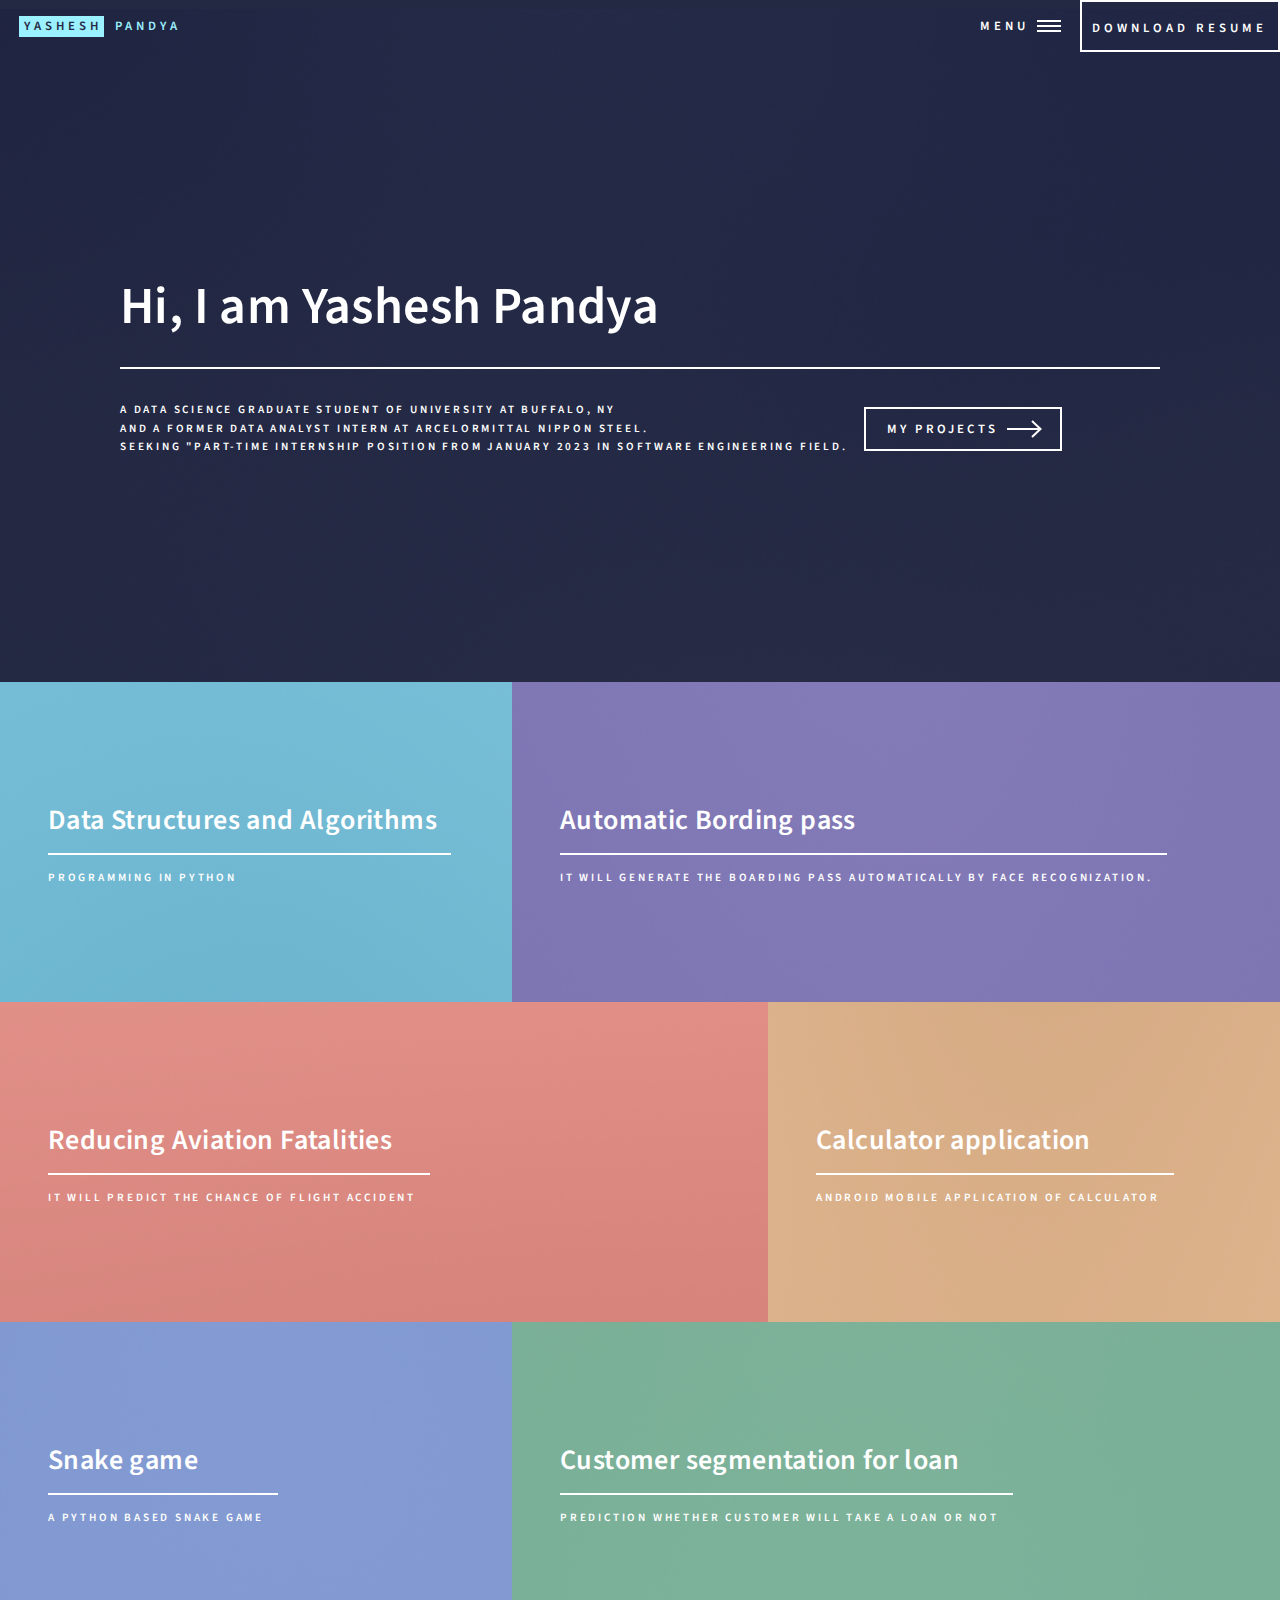
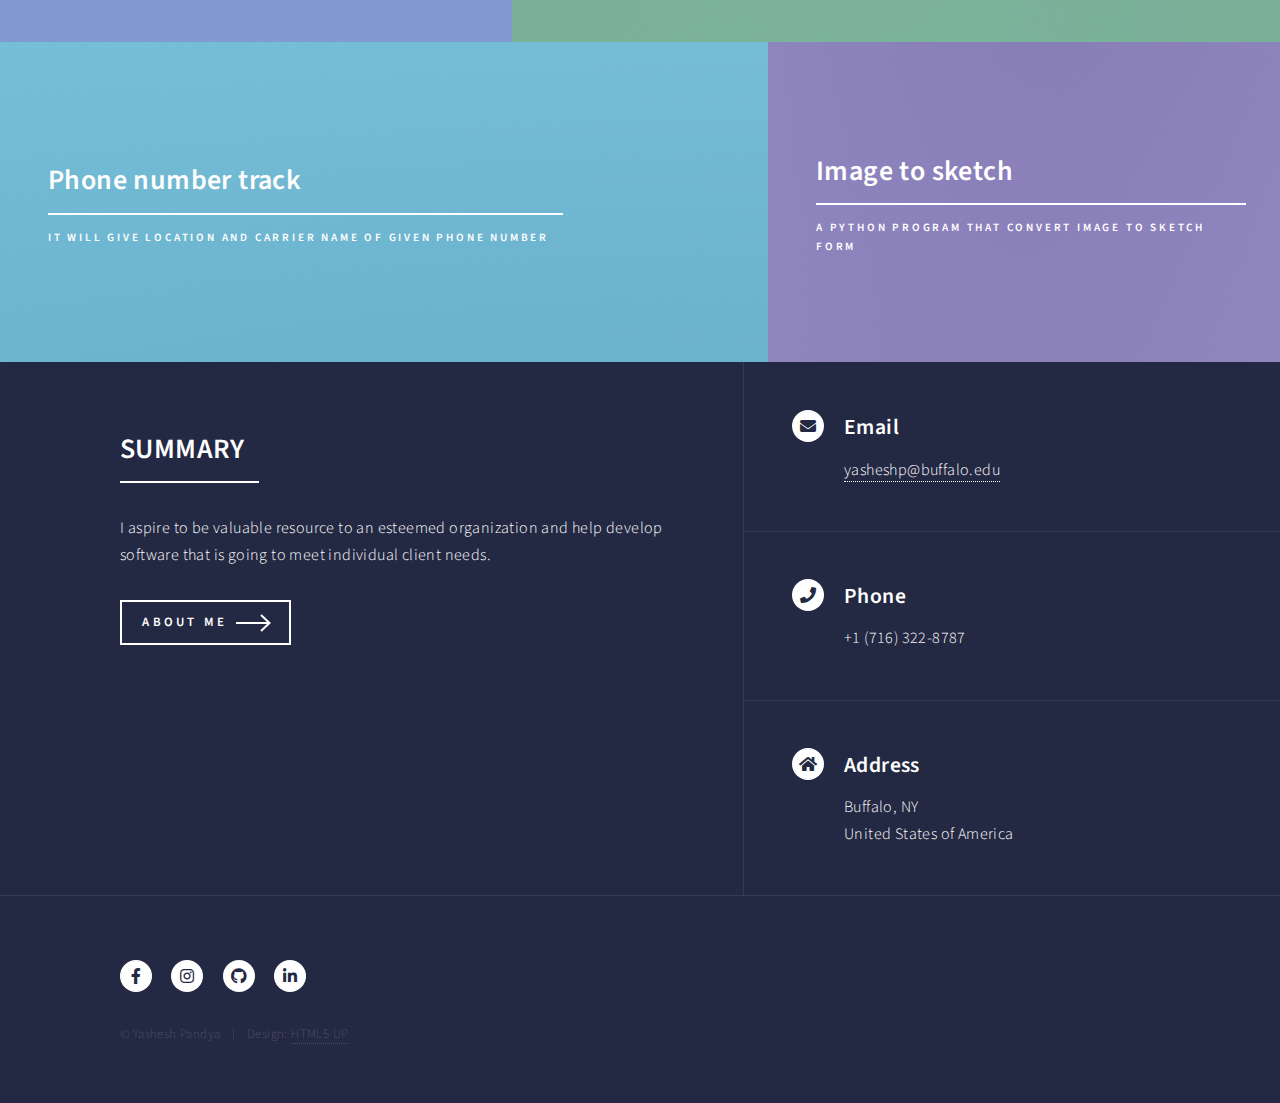
<file: index.html>
<!DOCTYPE HTML>
<html>
	<head>
		<title>Yashesh Pandya</title>
		<meta charset="utf-8" />
		<meta name="viewport" content="width=device-width, initial-scale=1, user-scalable=no" />
		<link rel="stylesheet" href="assets/css/main.css" />
		<noscript><link rel="stylesheet" href="assets/css/noscript.css" /></noscript>
	</head>
	<body class="is-preload">

		<!-- Wrapper -->
			<div id="wrapper">

				<!-- Header -->
					<header id="header" class="alt">
						<a href="index.html" class="logo"><strong>Yashesh</strong> <span>Pandya</span></a>
						<nav>
							<a href="#menu">Menu</a>
							<a href="https://drive.google.com/drive/u/0/folders/1b4AK55TAuS5PuBnn9R6LXnawUMJaNDe2"
                style="border: 2px solid white !important; padding-right: 11.5px">Download Resume</a>
						</nav>
					</header>

				<!-- Menu -->
					<nav id="menu">
						<ul class="links">
							<li><a href="index.html">Home</a></li>
							<li><a href="landing.html">About Me</a></li>
							<!-- <li><a href="generic.html">Generic</a></li>
							<li><a href="elements.html">Elements</a></li> -->
						</ul>
						<!-- <ul class="actions stacked">
							<li><a href="#" class="button primary fit">Get Started</a></li>
							<li><a href="#" class="button fit">Log In</a></li>
						</ul> -->
					</nav>

				<!-- Banner -->
					<section id="banner" class="major">
						<div class="inner">
							<header class="major">
								<h1>Hi, I am Yashesh Pandya</h1>
							</header>
							<div class="content">
								<p>A Data Science graduate student of University at Buffalo, NY<br />
								and a former Data Analyst Intern at ArcelorMittal Nippon Steel.<br/>
								Seeking <strong>"Part-time Internship position from January 2023</strong> in Software Engineering Field.</p>
								<ul class="actions">
									<li><a href="#one" class="button next scrolly">My Projects</a></li>
								</ul>
							</div>
						</div>
					</section>

				<!-- Main -->
				<div class="inner">
					<div id="main">

						<!-- One -->
							<section id="one" class="tiles">
								<article>
									<span class="image">
										<img src="images/pic01.jpg" alt="" />
									</span>
									<header class="major">
										<h3><a href="https://leetcode.com/yasheshp1/" class="link">Data Structures and Algorithms</a></h3>
										<p>Programming in Python</p>
									</header>
								</article>
								<article>
									<span class="image">
										<img src="images/pic02.jpg" alt="" />
									</span>
									<header class="major">
										<h3><a href="https://github.com/yashesh72/Automatic_bording_generator" class="link">Automatic Bording pass</a></h3>
										<p>It will generate the boarding pass automatically by face recognization.</p>
									</header>
								</article>
								<article>
									<span class="image">
										<img src="images/pic03.jpg" alt="" />
									</span>
									<header class="major">
										<h3><a href="https://github.com/yashesh72/Reducing_Aviation_Fatalities" class="link">Reducing Aviation Fatalities</a></h3>
										<p>It will predict the chance of flight accident</p>
									</header>
								</article>
								<article>
									<span class="image">
										<img src="images/pic04.jpg" alt="" />
									</span>
									<header class="major">
										<h3><a href="https://github.com/yashesh72/Calculator_App" class="link">Calculator application</a></h3>
										<p>Android mobile application of calculator</p>
									</header>
								</article>
								<article>
									<span class="image">
										<img src="images/pic05.jpg" alt="" />
									</span>
									<header class="major">
										<h3><a href="https://github.com/yashesh72/Snake_game" class="link">Snake game</a></h3>
										<p>A Python based snake game</p>
									</header>
								</article>
								<article>
									<span class="image">
										<img src="images/pic06.jpg" alt="" />
									</span>
									<header class="major">
										<h3><a href="https://github.com/yashesh72/Customer_segmentation_for_loan" class="link">Customer segmentation for loan</a></h3>
										<p>Prediction whether customer will take a loan or not</p>
									</header>
								</article>
								<article>
									<span class="image">
										<img src="images/pic03.jpg" alt="" />
									</span>
									<header class="major">
										<h3><a href="https://github.com/yashesh72/Phone_number_track" class="link">Phone number track</a></h3>
										<p>It will give location and carrier name of given phone number</p>
									</header>
								</article>
								<article>
									<span class="image">
										<img src="images/pic04.jpg" alt="" />
									</span>
									<header class="major">
										<h3><a href="https://github.com/yashesh72/Image_to_sketch" class="link">Image to sketch</a></h3>
										<p>A python program that convert image to sketch form</p>
									</header>
								</article>
							</section>
					</div>

				</div>
					<!-- Contact -->
					<section id="contact">
						<div class="inner">
							<section>
								<div class="inner">
									<header class="major">
										<h2>SUMMARY</h2>
									</header>
									<p>I aspire to be valuable resource to an esteemed organization and help develop software that is going to meet individual client needs.</p>
									<ul class="actions">
										<li><a href="landing.html" class="button next">About Me</a></li>
									</ul>
								</div>
							</section>
							<section class="split">
								<section>
									<div class="contact-method">
										<span class="icon solid alt fa-envelope"></span>
										<h3>Email</h3>
										<a href="#">yasheshp@buffalo.edu</a>
									</div>
								</section>
								<section>
									<div class="contact-method">
										<span class="icon solid alt fa-phone"></span>
										<h3>Phone</h3>
										<span>+1 (716) 322-8787</span>
									</div>
								</section>
								<section>
									<div class="contact-method">
										<span class="icon solid alt fa-home"></span>
										<h3>Address</h3>
										<span>Buffalo, NY<br />
										United States of America</span>
									</div>
								</section>
							</section>
						</div>
					</section>
				<!-- Footer -->
					<footer id="footer">
						<div class="inner">
							<ul class="icons">
								<li><a href="https://www.facebook.com/yashesh.pandya.75" class="icon brands alt fa-facebook-f"><span class="label">Facebook</span></a></li>
								<li><a href="https://www.instagram.com/yp_starboy/" class="icon brands alt fa-instagram"><span class="label">Instagram</span></a></li>
								<li><a href="https://github.com/yashesh72" class="icon brands alt fa-github"><span class="label">GitHub</span></a></li>
								<li><a href="https://www.linkedin.com/in/yashesh-pandya/" class="icon brands alt fa-linkedin-in"><span class="label">LinkedIn</span></a></li>
							</ul>
							<ul class="copyright">
								<li>&copy; Yashesh Pandya</li><li>Design: <a href="https://html5up.net">HTML5 UP</a></li>
							</ul>
						</div>
					</footer>
			</div>

		<!-- Scripts -->
			<script src="assets/js/jquery.min.js"></script>
			<script src="assets/js/jquery.scrolly.min.js"></script>
			<script src="assets/js/jquery.scrollex.min.js"></script>
			<script src="assets/js/browser.min.js"></script>
			<script src="assets/js/breakpoints.min.js"></script>
			<script src="assets/js/util.js"></script>
			<script src="assets/js/main.js"></script>

	</body>
</html>
</file>
<file: assets/css/noscript.css>
/*
	Forty by HTML5 UP
	html5up.net | @ajlkn
	Free for personal and commercial use under the CCA 3.0 license (html5up.net/license)
*/

/* Banner */

	body.is-preload #banner:after {
		opacity: 0.85;
	}

	body.is-preload #banner > .inner {
		-moz-filter: none;
		-webkit-filter: none;
		-ms-filter: none;
		filter: none;
		-moz-transform: none;
		-webkit-transform: none;
		-ms-transform: none;
		transform: none;
		opacity: 1;
	}
</file>
<file: assets/css/main.css>
@import url(fontawesome-all.min.css);
@import url("https://fonts.googleapis.com/css?family=Source+Sans+Pro:300,300italic,600,600italic");

.image-arcelor {
	margin-top: 60px;
    width: 80%;
    margin-left: 50px;
}

/*
	Forty by HTML5 UP
	html5up.net | @ajlkn
	Free for personal and commercial use under the CCA 3.0 license (html5up.net/license)
*/

html, body, div, span, applet, object,
iframe, h1, h2, h3, h4, h5, h6, p, blockquote,
pre, a, abbr, acronym, address, big, cite,
code, del, dfn, em, img, ins, kbd, q, s, samp,
small, strike, strong, sub, sup, tt, var, b,
u, i, center, dl, dt, dd, ol, ul, li, fieldset,
form, label, legend, table, caption, tbody,
tfoot, thead, tr, th, td, article, aside,
canvas, details, embed, figure, figcaption,
footer, header, hgroup, menu, nav, output, ruby,
section, summary, time, mark, audio, video {
	margin: 0;
	padding: 0;
	border: 0;
	font-size: 100%;
	font: inherit;
	vertical-align: baseline;}

article, aside, details, figcaption, figure,
footer, header, hgroup, menu, nav, section {
	display: block;}

body {
	line-height: 1;
}
	img.rounded-corner {
		border-radius: 60px;
	  }


ol, ul {
	list-style: none;
}

blockquote, q {
	quotes: none;
}

	blockquote:before, blockquote:after, q:before, q:after {
		content: '';
		content: none;
	}

table {
	border-collapse: collapse;
	border-spacing: 0;
}

body {
	-webkit-text-size-adjust: none;
}

mark {
	background-color: transparent;
	color: inherit;
}

input::-moz-focus-inner {
	border: 0;
	padding: 0;
}

input, select, textarea {
	-moz-appearance: none;
	-webkit-appearance: none;
	-ms-appearance: none;
	appearance: none;
}

/* Basic */

	@-ms-viewport {
		width: device-width;
	}

	body {
		-ms-overflow-style: scrollbar;
	}

	@media screen and (max-width: 480px) {

		html, body {
			min-width: 320px;
		}

	}

	html {
		box-sizing: border-box;
	}

	*, *:before, *:after {
		box-sizing: inherit;
	}

	body {
		background: #242943;
	}

		body.is-preload *, body.is-preload *:before, body.is-preload *:after {
			-moz-animation: none !important;
			-webkit-animation: none !important;
			-ms-animation: none !important;
			animation: none !important;
			-moz-transition: none !important;
			-webkit-transition: none !important;
			-ms-transition: none !important;
			transition: none !important;
		}

/* Type */

	body, input, select, textarea {
		color: #ffffff;
		font-family: "Source Sans Pro", Helvetica, sans-serif;
		font-size: 17pt;
		font-weight: 300;
		letter-spacing: 0.025em;
		line-height: 1.65;
	}

		@media screen and (max-width: 1680px) {

			body, input, select, textarea {
				font-size: 14pt;
			}

		}

		@media screen and (max-width: 1280px) {

			body, input, select, textarea {
				font-size: 12pt;
			}

		}

		@media screen and (max-width: 360px) {

			body, input, select, textarea {
				font-size: 11pt;
			}

		}

	a {
		-moz-transition: color 0.2s ease-in-out, border-bottom-color 0.2s ease-in-out;
		-webkit-transition: color 0.2s ease-in-out, border-bottom-color 0.2s ease-in-out;
		-ms-transition: color 0.2s ease-in-out, border-bottom-color 0.2s ease-in-out;
		transition: color 0.2s ease-in-out, border-bottom-color 0.2s ease-in-out;
		border-bottom: dotted 1px;
		color: inherit;
		text-decoration: none;
	}

		a:hover {
			border-bottom-color: transparent;
			color: #9bf1ff !important;
		}

		a:active {
			color: #53e3fb !important;
		}

	strong, b {
		color: #ffffff;
		font-weight: 600;
	}

	em, i {
		font-style: italic;
	}

	p {
		margin: 0 0 2em 0;
	}

	h1, h2, h3, h4, h5, h6 {
		color: #ffffff;
		font-weight: 600;
		line-height: 1.65;
		margin: 0 0 1em 0;
	}

		h1 a, h2 a, h3 a, h4 a, h5 a, h6 a {
			color: inherit;
			border-bottom: 0;
		}

	h1 {
		font-size: 2.5em;
	}

	h2 {
		font-size: 1.75em;
	}

	h3 {
		font-size: 1.35em;
	}

	h4 {
		font-size: 1.1em;
	}

	h5 {
		font-size: 0.9em;
	}

	h6 {
		font-size: 0.7em;
	}

	@media screen and (max-width: 736px) {

		h1 {
			font-size: 2em;
		}

		h2 {
			font-size: 1.5em;
		}

		h3 {
			font-size: 1.25em;
		}

	}

	sub {
		font-size: 0.8em;
		position: relative;
		top: 0.5em;
	}

	sup {
		font-size: 0.8em;
		position: relative;
		top: -0.5em;
	}

	blockquote {
		border-left: solid 4px rgba(212, 212, 255, 0.1);
		font-style: italic;
		margin: 0 0 2em 0;
		padding: 0.5em 0 0.5em 2em;
	}

	code {
		background: rgba(212, 212, 255, 0.035);
		font-family: "Courier New", monospace;
		font-size: 0.9em;
		margin: 0 0.25em;
		padding: 0.25em 0.65em;
	}

	pre {
		-webkit-overflow-scrolling: touch;
		font-family: "Courier New", monospace;
		font-size: 0.9em;
		margin: 0 0 2em 0;
	}

		pre code {
			display: block;
			line-height: 1.75;
			padding: 1em 1.5em;
			overflow-x: auto;
		}

	hr {
		border: 0;
		border-bottom: solid 1px rgba(212, 212, 255, 0.1);
		margin: 2em 0;
	}

		hr.major {
			margin: 3em 0;
		}

	.align-left {
		text-align: left;
	}

	.align-center {
		text-align: center;
	}

	.align-right {
		text-align: right;
	}

/* Row */

	.row {
		display: flex;
		flex-wrap: wrap;
		box-sizing: border-box;
		align-items: stretch;
	}

		.row > * {
			box-sizing: border-box;
		}

		.row.gtr-uniform > * > :last-child {
			margin-bottom: 0;
		}

		.row.aln-left {
			justify-content: flex-start;
		}

		.row.aln-center {
			justify-content: center;
		}

		.row.aln-right {
			justify-content: flex-end;
		}

		.row.aln-top {
			align-items: flex-start;
		}

		.row.aln-middle {
			align-items: center;
		}

		.row.aln-bottom {
			align-items: flex-end;
		}

		.row > .imp {
			order: -1;
		}

		.row > .col-1 {
			width: 8.33333%;
		}

		.row > .off-1 {
			margin-left: 8.33333%;
		}

		.row > .col-2 {
			width: 16.66667%;
		}

		.row > .off-2 {
			margin-left: 16.66667%;
		}

		.row > .col-3 {
			width: 25%;
		}

		.row > .off-3 {
			margin-left: 25%;
		}

		.row > .col-4 {
			width: 33.33333%;
		}

		.row > .off-4 {
			margin-left: 33.33333%;
		}

		.row > .col-5 {
			width: 41.66667%;
		}

		.row > .off-5 {
			margin-left: 41.66667%;
		}

		.row > .col-6 {
			width: 50%;
		}

		.row > .off-6 {
			margin-left: 50%;
		}

		.row > .col-7 {
			width: 58.33333%;
		}

		.row > .off-7 {
			margin-left: 58.33333%;
		}

		.row > .col-8 {
			width: 66.66667%;
		}

		.row > .off-8 {
			margin-left: 66.66667%;
		}

		.row > .col-9 {
			width: 75%;
		}

		.row > .off-9 {
			margin-left: 75%;
		}

		.row > .col-10 {
			width: 83.33333%;
		}

		.row > .off-10 {
			margin-left: 83.33333%;
		}

		.row > .col-11 {
			width: 91.66667%;
		}

		.row > .off-11 {
			margin-left: 91.66667%;
		}

		.row > .col-12 {
			width: 100%;
		}

		.row > .off-12 {
			margin-left: 100%;
		}

		.row.gtr-0 {
			margin-top: 0;
			margin-left: 0em;
		}

			.row.gtr-0 > * {
				padding: 0 0 0 0em;
			}

			.row.gtr-0.gtr-uniform {
				margin-top: 0em;
			}

				.row.gtr-0.gtr-uniform > * {
					padding-top: 0em;
				}

		.row.gtr-25 {
			margin-top: 0;
			margin-left: -0.5em;
		}

			.row.gtr-25 > * {
				padding: 0 0 0 0.5em;
			}

			.row.gtr-25.gtr-uniform {
				margin-top: -0.5em;
			}

				.row.gtr-25.gtr-uniform > * {
					padding-top: 0.5em;
				}

		.row.gtr-50 {
			margin-top: 0;
			margin-left: -1em;
		}

			.row.gtr-50 > * {
				padding: 0 0 0 1em;
			}

			.row.gtr-50.gtr-uniform {
				margin-top: -1em;
			}

				.row.gtr-50.gtr-uniform > * {
					padding-top: 1em;
				}

		.row {
			margin-top: 0;
			margin-left: -2em;
		}

			.row > * {
				padding: 0 0 0 2em;
			}

			.row.gtr-uniform {
				margin-top: -2em;
			}

				.row.gtr-uniform > * {
					padding-top: 2em;
				}

		.row.gtr-150 {
			margin-top: 0;
			margin-left: -3em;
		}

			.row.gtr-150 > * {
				padding: 0 0 0 3em;
			}

			.row.gtr-150.gtr-uniform {
				margin-top: -3em;
			}

				.row.gtr-150.gtr-uniform > * {
					padding-top: 3em;
				}

		.row.gtr-200 {
			margin-top: 0;
			margin-left: -4em;
		}

			.row.gtr-200 > * {
				padding: 0 0 0 4em;
			}

			.row.gtr-200.gtr-uniform {
				margin-top: -4em;
			}

				.row.gtr-200.gtr-uniform > * {
					padding-top: 4em;
				}

		@media screen and (max-width: 1680px) {

			.row {
				display: flex;
				flex-wrap: wrap;
				box-sizing: border-box;
				align-items: stretch;
			}

				.row > * {
					box-sizing: border-box;
				}

				.row.gtr-uniform > * > :last-child {
					margin-bottom: 0;
				}

				.row.aln-left {
					justify-content: flex-start;
				}

				.row.aln-center {
					justify-content: center;
				}

				.row.aln-right {
					justify-content: flex-end;
				}

				.row.aln-top {
					align-items: flex-start;
				}

				.row.aln-middle {
					align-items: center;
				}

				.row.aln-bottom {
					align-items: flex-end;
				}

				.row > .imp-xlarge {
					order: -1;
				}

				.row > .col-1-xlarge {
					width: 8.33333%;
				}

				.row > .off-1-xlarge {
					margin-left: 8.33333%;
				}

				.row > .col-2-xlarge {
					width: 16.66667%;
				}

				.row > .off-2-xlarge {
					margin-left: 16.66667%;
				}

				.row > .col-3-xlarge {
					width: 25%;
				}

				.row > .off-3-xlarge {
					margin-left: 25%;
				}

				.row > .col-4-xlarge {
					width: 33.33333%;
				}

				.row > .off-4-xlarge {
					margin-left: 33.33333%;
				}

				.row > .col-5-xlarge {
					width: 41.66667%;
				}

				.row > .off-5-xlarge {
					margin-left: 41.66667%;
				}

				.row > .col-6-xlarge {
					width: 50%;
				}

				.row > .off-6-xlarge {
					margin-left: 50%;
				}

				.row > .col-7-xlarge {
					width: 58.33333%;
				}

				.row > .off-7-xlarge {
					margin-left: 58.33333%;
				}

				.row > .col-8-xlarge {
					width: 66.66667%;
				}

				.row > .off-8-xlarge {
					margin-left: 66.66667%;
				}

				.row > .col-9-xlarge {
					width: 75%;
				}

				.row > .off-9-xlarge {
					margin-left: 75%;
				}

				.row > .col-10-xlarge {
					width: 83.33333%;
				}

				.row > .off-10-xlarge {
					margin-left: 83.33333%;
				}

				.row > .col-11-xlarge {
					width: 91.66667%;
				}

				.row > .off-11-xlarge {
					margin-left: 91.66667%;
				}

				.row > .col-12-xlarge {
					width: 100%;
				}

				.row > .off-12-xlarge {
					margin-left: 100%;
				}

				.row.gtr-0 {
					margin-top: 0;
					margin-left: 0em;
				}

					.row.gtr-0 > * {
						padding: 0 0 0 0em;
					}

					.row.gtr-0.gtr-uniform {
						margin-top: 0em;
					}

						.row.gtr-0.gtr-uniform > * {
							padding-top: 0em;
						}

				.row.gtr-25 {
					margin-top: 0;
					margin-left: -0.5em;
				}

					.row.gtr-25 > * {
						padding: 0 0 0 0.5em;
					}

					.row.gtr-25.gtr-uniform {
						margin-top: -0.5em;
					}

						.row.gtr-25.gtr-uniform > * {
							padding-top: 0.5em;
						}

				.row.gtr-50 {
					margin-top: 0;
					margin-left: -1em;
				}

					.row.gtr-50 > * {
						padding: 0 0 0 1em;
					}

					.row.gtr-50.gtr-uniform {
						margin-top: -1em;
					}

						.row.gtr-50.gtr-uniform > * {
							padding-top: 1em;
						}

				.row {
					margin-top: 0;
					margin-left: -2em;
				}

					.row > * {
						padding: 0 0 0 2em;
					}

					.row.gtr-uniform {
						margin-top: -2em;
					}

						.row.gtr-uniform > * {
							padding-top: 2em;
						}

				.row.gtr-150 {
					margin-top: 0;
					margin-left: -3em;
				}

					.row.gtr-150 > * {
						padding: 0 0 0 3em;
					}

					.row.gtr-150.gtr-uniform {
						margin-top: -3em;
					}

						.row.gtr-150.gtr-uniform > * {
							padding-top: 3em;
						}

				.row.gtr-200 {
					margin-top: 0;
					margin-left: -4em;
				}

					.row.gtr-200 > * {
						padding: 0 0 0 4em;
					}

					.row.gtr-200.gtr-uniform {
						margin-top: -4em;
					}

						.row.gtr-200.gtr-uniform > * {
							padding-top: 4em;
						}

		}

		@media screen and (max-width: 1280px) {

			.row {
				display: flex;
				flex-wrap: wrap;
				box-sizing: border-box;
				align-items: stretch;
			}

				.row > * {
					box-sizing: border-box;
				}

				.row.gtr-uniform > * > :last-child {
					margin-bottom: 0;
				}

				.row.aln-left {
					justify-content: flex-start;
				}

				.row.aln-center {
					justify-content: center;
				}

				.row.aln-right {
					justify-content: flex-end;
				}

				.row.aln-top {
					align-items: flex-start;
				}

				.row.aln-middle {
					align-items: center;
				}

				.row.aln-bottom {
					align-items: flex-end;
				}

				.row > .imp-large {
					order: -1;
				}

				.row > .col-1-large {
					width: 8.33333%;
				}

				.row > .off-1-large {
					margin-left: 8.33333%;
				}

				.row > .col-2-large {
					width: 16.66667%;
				}

				.row > .off-2-large {
					margin-left: 16.66667%;
				}

				.row > .col-3-large {
					width: 25%;
				}

				.row > .off-3-large {
					margin-left: 25%;
				}

				.row > .col-4-large {
					width: 33.33333%;
				}

				.row > .off-4-large {
					margin-left: 33.33333%;
				}

				.row > .col-5-large {
					width: 41.66667%;
				}

				.row > .off-5-large {
					margin-left: 41.66667%;
				}

				.row > .col-6-large {
					width: 50%;
				}

				.row > .off-6-large {
					margin-left: 50%;
				}

				.row > .col-7-large {
					width: 58.33333%;
				}

				.row > .off-7-large {
					margin-left: 58.33333%;
				}

				.row > .col-8-large {
					width: 66.66667%;
				}

				.row > .off-8-large {
					margin-left: 66.66667%;
				}

				.row > .col-9-large {
					width: 75%;
				}

				.row > .off-9-large {
					margin-left: 75%;
				}

				.row > .col-10-large {
					width: 83.33333%;
				}

				.row > .off-10-large {
					margin-left: 83.33333%;
				}

				.row > .col-11-large {
					width: 91.66667%;
				}

				.row > .off-11-large {
					margin-left: 91.66667%;
				}

				.row > .col-12-large {
					width: 100%;
				}

				.row > .off-12-large {
					margin-left: 100%;
				}

				.row.gtr-0 {
					margin-top: 0;
					margin-left: 0em;
				}

					.row.gtr-0 > * {
						padding: 0 0 0 0em;
					}

					.row.gtr-0.gtr-uniform {
						margin-top: 0em;
					}

						.row.gtr-0.gtr-uniform > * {
							padding-top: 0em;
						}

				.row.gtr-25 {
					margin-top: 0;
					margin-left: -0.375em;
				}

					.row.gtr-25 > * {
						padding: 0 0 0 0.375em;
					}

					.row.gtr-25.gtr-uniform {
						margin-top: -0.375em;
					}

						.row.gtr-25.gtr-uniform > * {
							padding-top: 0.375em;
						}

				.row.gtr-50 {
					margin-top: 0;
					margin-left: -0.75em;
				}

					.row.gtr-50 > * {
						padding: 0 0 0 0.75em;
					}

					.row.gtr-50.gtr-uniform {
						margin-top: -0.75em;
					}

						.row.gtr-50.gtr-uniform > * {
							padding-top: 0.75em;
						}

				.row {
					margin-top: 0;
					margin-left: -1.5em;
				}

					.row > * {
						padding: 0 0 0 1.5em;
					}

					.row.gtr-uniform {
						margin-top: -1.5em;
					}

						.row.gtr-uniform > * {
							padding-top: 1.5em;
						}

				.row.gtr-150 {
					margin-top: 0;
					margin-left: -2.25em;
				}

					.row.gtr-150 > * {
						padding: 0 0 0 2.25em;
					}

					.row.gtr-150.gtr-uniform {
						margin-top: -2.25em;
					}

						.row.gtr-150.gtr-uniform > * {
							padding-top: 2.25em;
						}

				.row.gtr-200 {
					margin-top: 0;
					margin-left: -3em;
				}

					.row.gtr-200 > * {
						padding: 0 0 0 3em;
					}

					.row.gtr-200.gtr-uniform {
						margin-top: -3em;
					}

						.row.gtr-200.gtr-uniform > * {
							padding-top: 3em;
						}

		}

		@media screen and (max-width: 980px) {

			.row {
				display: flex;
				flex-wrap: wrap;
				box-sizing: border-box;
				align-items: stretch;
			}

				.row > * {
					box-sizing: border-box;
				}

				.row.gtr-uniform > * > :last-child {
					margin-bottom: 0;
				}

				.row.aln-left {
					justify-content: flex-start;
				}

				.row.aln-center {
					justify-content: center;
				}

				.row.aln-right {
					justify-content: flex-end;
				}

				.row.aln-top {
					align-items: flex-start;
				}

				.row.aln-middle {
					align-items: center;
				}

				.row.aln-bottom {
					align-items: flex-end;
				}

				.row > .imp-medium {
					order: -1;
				}

				.row > .col-1-medium {
					width: 8.33333%;
				}

				.row > .off-1-medium {
					margin-left: 8.33333%;
				}

				.row > .col-2-medium {
					width: 16.66667%;
				}

				.row > .off-2-medium {
					margin-left: 16.66667%;
				}

				.row > .col-3-medium {
					width: 25%;
				}

				.row > .off-3-medium {
					margin-left: 25%;
				}

				.row > .col-4-medium {
					width: 33.33333%;
				}

				.row > .off-4-medium {
					margin-left: 33.33333%;
				}

				.row > .col-5-medium {
					width: 41.66667%;
				}

				.row > .off-5-medium {
					margin-left: 41.66667%;
				}

				.row > .col-6-medium {
					width: 50%;
				}

				.row > .off-6-medium {
					margin-left: 50%;
				}

				.row > .col-7-medium {
					width: 58.33333%;
				}

				.row > .off-7-medium {
					margin-left: 58.33333%;
				}

				.row > .col-8-medium {
					width: 66.66667%;
				}

				.row > .off-8-medium {
					margin-left: 66.66667%;
				}

				.row > .col-9-medium {
					width: 75%;
				}

				.row > .off-9-medium {
					margin-left: 75%;
				}

				.row > .col-10-medium {
					width: 83.33333%;
				}

				.row > .off-10-medium {
					margin-left: 83.33333%;
				}

				.row > .col-11-medium {
					width: 91.66667%;
				}

				.row > .off-11-medium {
					margin-left: 91.66667%;
				}

				.row > .col-12-medium {
					width: 100%;
				}

				.row > .off-12-medium {
					margin-left: 100%;
				}

				.row.gtr-0 {
					margin-top: 0;
					margin-left: 0em;
				}

					.row.gtr-0 > * {
						padding: 0 0 0 0em;
					}

					.row.gtr-0.gtr-uniform {
						margin-top: 0em;
					}

						.row.gtr-0.gtr-uniform > * {
							padding-top: 0em;
						}

				.row.gtr-25 {
					margin-top: 0;
					margin-left: -0.375em;
				}

					.row.gtr-25 > * {
						padding: 0 0 0 0.375em;
					}

					.row.gtr-25.gtr-uniform {
						margin-top: -0.375em;
					}

						.row.gtr-25.gtr-uniform > * {
							padding-top: 0.375em;
						}

				.row.gtr-50 {
					margin-top: 0;
					margin-left: -0.75em;
				}

					.row.gtr-50 > * {
						padding: 0 0 0 0.75em;
					}

					.row.gtr-50.gtr-uniform {
						margin-top: -0.75em;
					}

						.row.gtr-50.gtr-uniform > * {
							padding-top: 0.75em;
						}

				.row {
					margin-top: 0;
					margin-left: -1.5em;
				}

					.row > * {
						padding: 0 0 0 1.5em;
					}

					.row.gtr-uniform {
						margin-top: -1.5em;
					}

						.row.gtr-uniform > * {
							padding-top: 1.5em;
						}

				.row.gtr-150 {
					margin-top: 0;
					margin-left: -2.25em;
				}

					.row.gtr-150 > * {
						padding: 0 0 0 2.25em;
					}

					.row.gtr-150.gtr-uniform {
						margin-top: -2.25em;
					}

						.row.gtr-150.gtr-uniform > * {
							padding-top: 2.25em;
						}

				.row.gtr-200 {
					margin-top: 0;
					margin-left: -3em;
				}

					.row.gtr-200 > * {
						padding: 0 0 0 3em;
					}

					.row.gtr-200.gtr-uniform {
						margin-top: -3em;
					}

						.row.gtr-200.gtr-uniform > * {
							padding-top: 3em;
						}

		}

		@media screen and (max-width: 736px) {

			.row {
				display: flex;
				flex-wrap: wrap;
				box-sizing: border-box;
				align-items: stretch;
			}

				.row > * {
					box-sizing: border-box;
				}

				.row.gtr-uniform > * > :last-child {
					margin-bottom: 0;
				}

				.row.aln-left {
					justify-content: flex-start;
				}

				.row.aln-center {
					justify-content: center;
				}

				.row.aln-right {
					justify-content: flex-end;
				}

				.row.aln-top {
					align-items: flex-start;
				}

				.row.aln-middle {
					align-items: center;
				}

				.row.aln-bottom {
					align-items: flex-end;
				}

				.row > .imp-small {
					order: -1;
				}

				.row > .col-1-small {
					width: 8.33333%;
				}

				.row > .off-1-small {
					margin-left: 8.33333%;
				}

				.row > .col-2-small {
					width: 16.66667%;
				}

				.row > .off-2-small {
					margin-left: 16.66667%;
				}

				.row > .col-3-small {
					width: 25%;
				}

				.row > .off-3-small {
					margin-left: 25%;
				}

				.row > .col-4-small {
					width: 33.33333%;
				}

				.row > .off-4-small {
					margin-left: 33.33333%;
				}

				.row > .col-5-small {
					width: 41.66667%;
				}

				.row > .off-5-small {
					margin-left: 41.66667%;
				}

				.row > .col-6-small {
					width: 50%;
				}

				.row > .off-6-small {
					margin-left: 50%;
				}

				.row > .col-7-small {
					width: 58.33333%;
				}

				.row > .off-7-small {
					margin-left: 58.33333%;
				}

				.row > .col-8-small {
					width: 66.66667%;
				}

				.row > .off-8-small {
					margin-left: 66.66667%;
				}

				.row > .col-9-small {
					width: 75%;
				}

				.row > .off-9-small {
					margin-left: 75%;
				}

				.row > .col-10-small {
					width: 83.33333%;
				}

				.row > .off-10-small {
					margin-left: 83.33333%;
				}

				.row > .col-11-small {
					width: 91.66667%;
				}

				.row > .off-11-small {
					margin-left: 91.66667%;
				}

				.row > .col-12-small {
					width: 100%;
				}

				.row > .off-12-small {
					margin-left: 100%;
				}

				.row.gtr-0 {
					margin-top: 0;
					margin-left: 0em;
				}

					.row.gtr-0 > * {
						padding: 0 0 0 0em;
					}

					.row.gtr-0.gtr-uniform {
						margin-top: 0em;
					}

						.row.gtr-0.gtr-uniform > * {
							padding-top: 0em;
						}

				.row.gtr-25 {
					margin-top: 0;
					margin-left: -0.3125em;
				}

					.row.gtr-25 > * {
						padding: 0 0 0 0.3125em;
					}

					.row.gtr-25.gtr-uniform {
						margin-top: -0.3125em;
					}

						.row.gtr-25.gtr-uniform > * {
							padding-top: 0.3125em;
						}

				.row.gtr-50 {
					margin-top: 0;
					margin-left: -0.625em;
				}

					.row.gtr-50 > * {
						padding: 0 0 0 0.625em;
					}

					.row.gtr-50.gtr-uniform {
						margin-top: -0.625em;
					}

						.row.gtr-50.gtr-uniform > * {
							padding-top: 0.625em;
						}

				.row {
					margin-top: 0;
					margin-left: -1.25em;
				}

					.row > * {
						padding: 0 0 0 1.25em;
					}

					.row.gtr-uniform {
						margin-top: -1.25em;
					}

						.row.gtr-uniform > * {
							padding-top: 1.25em;
						}

				.row.gtr-150 {
					margin-top: 0;
					margin-left: -1.875em;
				}

					.row.gtr-150 > * {
						padding: 0 0 0 1.875em;
					}

					.row.gtr-150.gtr-uniform {
						margin-top: -1.875em;
					}

						.row.gtr-150.gtr-uniform > * {
							padding-top: 1.875em;
						}

				.row.gtr-200 {
					margin-top: 0;
					margin-left: -2.5em;
				}

					.row.gtr-200 > * {
						padding: 0 0 0 2.5em;
					}

					.row.gtr-200.gtr-uniform {
						margin-top: -2.5em;
					}

						.row.gtr-200.gtr-uniform > * {
							padding-top: 2.5em;
						}

		}

		@media screen and (max-width: 480px) {

			.row {
				display: flex;
				flex-wrap: wrap;
				box-sizing: border-box;
				align-items: stretch;
			}

				.row > * {
					box-sizing: border-box;
				}

				.row.gtr-uniform > * > :last-child {
					margin-bottom: 0;
				}

				.row.aln-left {
					justify-content: flex-start;
				}

				.row.aln-center {
					justify-content: center;
				}

				.row.aln-right {
					justify-content: flex-end;
				}

				.row.aln-top {
					align-items: flex-start;
				}

				.row.aln-middle {
					align-items: center;
				}

				.row.aln-bottom {
					align-items: flex-end;
				}

				.row > .imp-xsmall {
					order: -1;
				}

				.row > .col-1-xsmall {
					width: 8.33333%;
				}

				.row > .off-1-xsmall {
					margin-left: 8.33333%;
				}

				.row > .col-2-xsmall {
					width: 16.66667%;
				}

				.row > .off-2-xsmall {
					margin-left: 16.66667%;
				}

				.row > .col-3-xsmall {
					width: 25%;
				}

				.row > .off-3-xsmall {
					margin-left: 25%;
				}

				.row > .col-4-xsmall {
					width: 33.33333%;
				}

				.row > .off-4-xsmall {
					margin-left: 33.33333%;
				}

				.row > .col-5-xsmall {
					width: 41.66667%;
				}

				.row > .off-5-xsmall {
					margin-left: 41.66667%;
				}

				.row > .col-6-xsmall {
					width: 50%;
				}

				.row > .off-6-xsmall {
					margin-left: 50%;
				}

				.row > .col-7-xsmall {
					width: 58.33333%;
				}

				.row > .off-7-xsmall {
					margin-left: 58.33333%;
				}

				.row > .col-8-xsmall {
					width: 66.66667%;
				}

				.row > .off-8-xsmall {
					margin-left: 66.66667%;
				}

				.row > .col-9-xsmall {
					width: 75%;
				}

				.row > .off-9-xsmall {
					margin-left: 75%;
				}

				.row > .col-10-xsmall {
					width: 83.33333%;
				}

				.row > .off-10-xsmall {
					margin-left: 83.33333%;
				}

				.row > .col-11-xsmall {
					width: 91.66667%;
				}

				.row > .off-11-xsmall {
					margin-left: 91.66667%;
				}

				.row > .col-12-xsmall {
					width: 100%;
				}

				.row > .off-12-xsmall {
					margin-left: 100%;
				}

				.row.gtr-0 {
					margin-top: 0;
					margin-left: 0em;
				}

					.row.gtr-0 > * {
						padding: 0 0 0 0em;
					}

					.row.gtr-0.gtr-uniform {
						margin-top: 0em;
					}

						.row.gtr-0.gtr-uniform > * {
							padding-top: 0em;
						}

				.row.gtr-25 {
					margin-top: 0;
					margin-left: -0.3125em;
				}

					.row.gtr-25 > * {
						padding: 0 0 0 0.3125em;
					}

					.row.gtr-25.gtr-uniform {
						margin-top: -0.3125em;
					}

						.row.gtr-25.gtr-uniform > * {
							padding-top: 0.3125em;
						}

				.row.gtr-50 {
					margin-top: 0;
					margin-left: -0.625em;
				}

					.row.gtr-50 > * {
						padding: 0 0 0 0.625em;
					}

					.row.gtr-50.gtr-uniform {
						margin-top: -0.625em;
					}

						.row.gtr-50.gtr-uniform > * {
							padding-top: 0.625em;
						}

				.row {
					margin-top: 0;
					margin-left: -1.25em;
				}

					.row > * {
						padding: 0 0 0 1.25em;
					}

					.row.gtr-uniform {
						margin-top: -1.25em;
					}

						.row.gtr-uniform > * {
							padding-top: 1.25em;
						}

				.row.gtr-150 {
					margin-top: 0;
					margin-left: -1.875em;
				}

					.row.gtr-150 > * {
						padding: 0 0 0 1.875em;
					}

					.row.gtr-150.gtr-uniform {
						margin-top: -1.875em;
					}

						.row.gtr-150.gtr-uniform > * {
							padding-top: 1.875em;
						}

				.row.gtr-200 {
					margin-top: 0;
					margin-left: -2.5em;
				}

					.row.gtr-200 > * {
						padding: 0 0 0 2.5em;
					}

					.row.gtr-200.gtr-uniform {
						margin-top: -2.5em;
					}

						.row.gtr-200.gtr-uniform > * {
							padding-top: 2.5em;
						}

		}

/* Section/Article */

	section.special, article.special {
		text-align: center;
	}

	header.major {
		width: -moz-max-content;
		width: -webkit-max-content;
		width: -ms-max-content;
		width: max-content;
		margin-bottom: 2em;
	}

		header.major > :first-child {
			margin-bottom: 0;
			width: calc(100% + 0.5em);
		}

			header.major > :first-child:after {
				content: '';
				background-color: #ffffff;
				display: block;
				height: 2px;
				margin: 0.325em 0 0.5em 0;
				width: 100%;
			}

		header.major > p {
			font-size: 0.7em;
			font-weight: 600;
			letter-spacing: 0.25em;
			margin-bottom: 0;
			text-transform: uppercase;
		}

		body.is-ie header.major > :first-child:after {
			max-width: 9em;
		}

		body.is-ie header.major > h1:after {
			max-width: 100% !important;
		}

	@media screen and (max-width: 736px) {

		header.major > p br {
			display: none;
		}

	}

/* Form */

	form {
		margin: 0 0 2em 0;
	}

		form > :last-child {
			margin-bottom: 0;
		}

		form > .fields {
			display: -moz-flex;
			display: -webkit-flex;
			display: -ms-flex;
			display: flex;
			-moz-flex-wrap: wrap;
			-webkit-flex-wrap: wrap;
			-ms-flex-wrap: wrap;
			flex-wrap: wrap;
			width: calc(100% + 3em);
			margin: -1.5em 0 2em -1.5em;
		}

			form > .fields > .field {
				-moz-flex-grow: 0;
				-webkit-flex-grow: 0;
				-ms-flex-grow: 0;
				flex-grow: 0;
				-moz-flex-shrink: 0;
				-webkit-flex-shrink: 0;
				-ms-flex-shrink: 0;
				flex-shrink: 0;
				padding: 1.5em 0 0 1.5em;
				width: calc(100% - 1.5em);
			}

				form > .fields > .field.half {
					width: calc(50% - 0.75em);
				}

				form > .fields > .field.third {
					width: calc(100%/3 - 0.5em);
				}

				form > .fields > .field.quarter {
					width: calc(25% - 0.375em);
				}

		@media screen and (max-width: 480px) {

			form > .fields {
				width: calc(100% + 3em);
				margin: -1.5em 0 2em -1.5em;
			}

				form > .fields > .field {
					padding: 1.5em 0 0 1.5em;
					width: calc(100% - 1.5em);
				}

					form > .fields > .field.half {
						width: calc(100% - 1.5em);
					}

					form > .fields > .field.third {
						width: calc(100% - 1.5em);
					}

					form > .fields > .field.quarter {
						width: calc(100% - 1.5em);
					}

		}

	label {
		color: #ffffff;
		display: block;
		font-size: 0.8em;
		font-weight: 600;
		letter-spacing: 0.25em;
		margin: 0 0 1em 0;
		text-transform: uppercase;
	}

	input[type="text"],
	input[type="password"],
	input[type="email"],
	input[type="tel"],
	input[type="search"],
	input[type="url"],
	select,
	textarea {
		-moz-appearance: none;
		-webkit-appearance: none;
		-ms-appearance: none;
		appearance: none;
		background: rgba(212, 212, 255, 0.035);
		border: none;
		border-radius: 0;
		color: inherit;
		display: block;
		outline: 0;
		padding: 0 1em;
		text-decoration: none;
		width: 100%;
	}

		input[type="text"]:invalid,
		input[type="password"]:invalid,
		input[type="email"]:invalid,
		input[type="tel"]:invalid,
		input[type="search"]:invalid,
		input[type="url"]:invalid,
		select:invalid,
		textarea:invalid {
			box-shadow: none;
		}

		input[type="text"]:focus,
		input[type="password"]:focus,
		input[type="email"]:focus,
		input[type="tel"]:focus,
		input[type="search"]:focus,
		input[type="url"]:focus,
		select:focus,
		textarea:focus {
			border-color: #9bf1ff;
			box-shadow: 0 0 0 2px #9bf1ff;
		}

	select {
		background-image: url("data:image/svg+xml;charset=utf8,%3Csvg xmlns='http://www.w3.org/2000/svg' width='40' height='40' preserveAspectRatio='none' viewBox='0 0 40 40'%3E%3Cpath d='M9.4,12.3l10.4,10.4l10.4-10.4c0.2-0.2,0.5-0.4,0.9-0.4c0.3,0,0.6,0.1,0.9,0.4l3.3,3.3c0.2,0.2,0.4,0.5,0.4,0.9 c0,0.4-0.1,0.6-0.4,0.9L20.7,31.9c-0.2,0.2-0.5,0.4-0.9,0.4c-0.3,0-0.6-0.1-0.9-0.4L4.3,17.3c-0.2-0.2-0.4-0.5-0.4-0.9 c0-0.4,0.1-0.6,0.4-0.9l3.3-3.3c0.2-0.2,0.5-0.4,0.9-0.4S9.1,12.1,9.4,12.3z' fill='rgba(212, 212, 255, 0.1)' /%3E%3C/svg%3E");
		background-size: 1.25rem;
		background-repeat: no-repeat;
		background-position: calc(100% - 1rem) center;
		height: 2.75em;
		padding-right: 2.75em;
		text-overflow: ellipsis;
	}

		select option {
			color: #ffffff;
			background: #242943;
		}

		select:focus::-ms-value {
			background-color: transparent;
		}

		select::-ms-expand {
			display: none;
		}

	input[type="text"],
	input[type="password"],
	input[type="email"],
	input[type="tel"],
	input[type="search"],
	input[type="url"],
	select {
		height: 2.75em;
	}

	textarea {
		padding: 0.75em 1em;
	}

	input[type="checkbox"],
	input[type="radio"] {
		-moz-appearance: none;
		-webkit-appearance: none;
		-ms-appearance: none;
		appearance: none;
		display: block;
		float: left;
		margin-right: -2em;
		opacity: 0;
		width: 1em;
		z-index: -1;
	}

		input[type="checkbox"] + label,
		input[type="radio"] + label {
			text-decoration: none;
			color: #ffffff;
			cursor: pointer;
			display: inline-block;
			font-weight: 300;
			padding-left: 2.65em;
			padding-right: 0.75em;
			position: relative;
		}

			input[type="checkbox"] + label:before,
			input[type="radio"] + label:before {
				-moz-osx-font-smoothing: grayscale;
				-webkit-font-smoothing: antialiased;
				display: inline-block;
				font-style: normal;
				font-variant: normal;
				text-rendering: auto;
				line-height: 1;
				text-transform: none !important;
				font-family: 'Font Awesome 5 Free';
				font-weight: 900;
			}

			input[type="checkbox"] + label:before,
			input[type="radio"] + label:before {
				background: rgba(212, 212, 255, 0.035);
				content: '';
				display: inline-block;
				font-size: 0.8em;
				height: 2.0625em;
				left: 0;
				letter-spacing: 0;
				line-height: 2.0625em;
				position: absolute;
				text-align: center;
				top: 0;
				width: 2.0625em;
			}

		input[type="checkbox"]:checked + label:before,
		input[type="radio"]:checked + label:before {
			background: #ffffff;
			border-color: #9bf1ff;
			content: '\f00c';
			color: #242943;
		}

		input[type="checkbox"]:focus + label:before,
		input[type="radio"]:focus + label:before {
			box-shadow: 0 0 0 2px #9bf1ff;
		}

	input[type="radio"] + label:before {
		border-radius: 100%;
	}

	::-webkit-input-placeholder {
		color: rgba(244, 244, 255, 0.2) !important;
		opacity: 1.0;
	}

	:-moz-placeholder {
		color: rgba(244, 244, 255, 0.2) !important;
		opacity: 1.0;
	}

	::-moz-placeholder {
		color: rgba(244, 244, 255, 0.2) !important;
		opacity: 1.0;
	}

	:-ms-input-placeholder {
		color: rgba(244, 244, 255, 0.2) !important;
		opacity: 1.0;
	}

/* Box */

	.box {
		border: solid 1px rgba(212, 212, 255, 0.1);
		margin-bottom: 2em;
		padding: 1.5em;
	}

		.box > :last-child,
		.box > :last-child > :last-child,
		.box > :last-child > :last-child > :last-child {
			margin-bottom: 0;
		}

		.box.alt {
			border: 0;
			border-radius: 0;
			padding: 0;
		}

/* Icon */

	.icon {
		text-decoration: none;
		border-bottom: none;
		position: relative;
	}

		.icon:before {
			-moz-osx-font-smoothing: grayscale;
			-webkit-font-smoothing: antialiased;
			display: inline-block;
			font-style: normal;
			font-variant: normal;
			text-rendering: auto;
			line-height: 1;
			text-transform: none !important;
			font-family: 'Font Awesome 5 Free';
			font-weight: 400;
		}

		.icon > .label {
			display: none;
		}

		.icon:before {
			line-height: inherit;
		}

		.icon.solid:before {
			font-weight: 900;
		}

		.icon.brands:before {
			font-family: 'Font Awesome 5 Brands';
		}

		.icon.alt:before {
			background-color: #ffffff;
			border-radius: 100%;
			color: #242943;
			display: inline-block;
			height: 2em;
			line-height: 2em;
			text-align: center;
			width: 2em;
		}

	a.icon.alt:before {
		-moz-transition: background-color 0.2s ease-in-out;
		-webkit-transition: background-color 0.2s ease-in-out;
		-ms-transition: background-color 0.2s ease-in-out;
		transition: background-color 0.2s ease-in-out;
	}

	a.icon.alt:hover:before {
		background-color: #6fc3df;
	}

	a.icon.alt:active:before {
		background-color: #37a6cb;
	}

/* Image */

	.image {
		border: 0;
		display: inline-block;
		position: relative;
	}

		.image img {
			display: block;
		}

		.image.left, .image.right {
			max-width: 30%;
		}

			.image.left img, .image.right img {
				width: 100%;
			}

		.image.left {
			float: left;
			margin: 0 1.5em 1.25em 0;
			top: 0.25em;
		}

		.image.right {
			float: right;
			margin: 0 0 1.25em 1.5em;
			top: 0.25em;
		}

		.image.fit {
			display: block;
			margin: 0 0 2em 0;
			width: 100%;
		}

			.image.fit img {
				width: 100%;
			}

		.image.main {
			display: block;
			margin: 2.5em 0;
			width: 100%;
		}

			.image.main img {
				width: 100%;
			}

			@media screen and (max-width: 736px) {

				.image.main {
					margin: 1.5em 0;
				}

			}

/* List */

	ol {
		list-style: decimal;
		margin: 0 0 2em 0;
		padding-left: 1.25em;
	}

		ol li {
			padding-left: 0.25em;
		}

	ul {
		list-style: disc;
		margin: 0 0 2em 0;
		padding-left: 1em;
	}

		ul li {
			padding-left: 0.5em;
		}

		ul.alt {
			list-style: none;
			padding-left: 0;
		}

			ul.alt li {
				border-top: solid 1px rgba(212, 212, 255, 0.1);
				padding: 0.5em 0;
			}

				ul.alt li:first-child {
					border-top: 0;
					padding-top: 0;
				}

	dl {
		margin: 0 0 2em 0;
	}

		dl dt {
			display: block;
			font-weight: 600;
			margin: 0 0 1em 0;
		}

		dl dd {
			margin-left: 2em;
		}

/* Actions */

	ul.actions {
		display: -moz-flex;
		display: -webkit-flex;
		display: -ms-flex;
		display: flex;
		cursor: default;
		list-style: none;
		margin-left: -1em;
		padding-left: 0;
	}

		ul.actions li {
			padding: 0 0 0 1em;
			vertical-align: middle;
		}

		ul.actions.special {
			-moz-justify-content: center;
			-webkit-justify-content: center;
			-ms-justify-content: center;
			justify-content: center;
			width: 100%;
			margin-left: 0;
		}

			ul.actions.special li:first-child {
				padding-left: 0;
			}

		ul.actions.stacked {
			-moz-flex-direction: column;
			-webkit-flex-direction: column;
			-ms-flex-direction: column;
			flex-direction: column;
			margin-left: 0;
		}

			ul.actions.stacked li {
				padding: 1.3em 0 0 0;
			}

				ul.actions.stacked li:first-child {
					padding-top: 0;
				}

		ul.actions.fit {
			width: calc(100% + 1em);
		}

			ul.actions.fit li {
				-moz-flex-grow: 1;
				-webkit-flex-grow: 1;
				-ms-flex-grow: 1;
				flex-grow: 1;
				-moz-flex-shrink: 1;
				-webkit-flex-shrink: 1;
				-ms-flex-shrink: 1;
				flex-shrink: 1;
				width: 100%;
			}

				ul.actions.fit li > * {
					width: 100%;
				}

			ul.actions.fit.stacked {
				width: 100%;
			}

/* Icons */

	ul.icons {
		cursor: default;
		list-style: none;
		padding-left: 0;
	}

		ul.icons li {
			display: inline-block;
			padding: 0 1em 0 0;
		}

			ul.icons li:last-child {
				padding-right: 0;
			}

		@media screen and (max-width: 736px) {

			ul.icons li {
				padding: 0 0.75em 0 0;
			}

		}

/* Pagination */

	ul.pagination {
		cursor: default;
		list-style: none;
		padding-left: 0;
	}

		ul.pagination li {
			display: inline-block;
			padding-left: 0;
			vertical-align: middle;
		}

			ul.pagination li > .page {
				-moz-transition: background-color 0.2s ease-in-out, color 0.2s ease-in-out;
				-webkit-transition: background-color 0.2s ease-in-out, color 0.2s ease-in-out;
				-ms-transition: background-color 0.2s ease-in-out, color 0.2s ease-in-out;
				transition: background-color 0.2s ease-in-out, color 0.2s ease-in-out;
				border-bottom: 0;
				display: inline-block;
				font-size: 0.8em;
				font-weight: 600;
				height: 1.5em;
				line-height: 1.5em;
				margin: 0 0.125em;
				min-width: 1.5em;
				padding: 0 0.5em;
				text-align: center;
			}

				ul.pagination li > .page.active {
					background-color: #ffffff;
					color: #242943;
				}

					ul.pagination li > .page.active:hover {
						background-color: #9bf1ff;
						color: #242943 !important;
					}

					ul.pagination li > .page.active:active {
						background-color: #53e3fb;
					}

			ul.pagination li:first-child {
				padding-right: 0.75em;
			}

			ul.pagination li:last-child {
				padding-left: 0.75em;
			}

		@media screen and (max-width: 480px) {

			ul.pagination li:nth-child(n+2):nth-last-child(n+2) {
				display: none;
			}

			ul.pagination li:first-child {
				padding-right: 0;
			}

		}

/* Table */

	.table-wrapper {
		-webkit-overflow-scrolling: touch;
		overflow-x: auto;
	}

	table {
		margin: 0 0 2em 0;
		width: 100%;
	}

		table tbody tr {
			border: solid 1px rgba(212, 212, 255, 0.1);
			border-left: 0;
			border-right: 0;
		}

			table tbody tr:nth-child(2n + 1) {
				background-color: rgba(212, 212, 255, 0.035);
			}

		table td {
			padding: 0.75em 0.75em;
		}

		table th {
			color: #ffffff;
			font-size: 0.9em;
			font-weight: 600;
			padding: 0 0.75em 0.75em 0.75em;
			text-align: left;
		}

		table thead {
			border-bottom: solid 2px rgba(212, 212, 255, 0.1);
		}

		table tfoot {
			border-top: solid 2px rgba(212, 212, 255, 0.1);
		}

		table.alt {
			border-collapse: separate;
		}

			table.alt tbody tr td {
				border: solid 1px rgba(212, 212, 255, 0.1);
				border-left-width: 0;
				border-top-width: 0;
			}

				table.alt tbody tr td:first-child {
					border-left-width: 1px;
				}

			table.alt tbody tr:first-child td {
				border-top-width: 1px;
			}

			table.alt thead {
				border-bottom: 0;
			}

			table.alt tfoot {
				border-top: 0;
			}

/* Button */

	input[type="submit"],
	input[type="reset"],
	input[type="button"],
	button,
	.button {
		-moz-appearance: none;
		-webkit-appearance: none;
		-ms-appearance: none;
		appearance: none;
		-moz-transition: background-color 0.2s ease-in-out, box-shadow 0.2s ease-in-out, color 0.2s ease-in-out;
		-webkit-transition: background-color 0.2s ease-in-out, box-shadow 0.2s ease-in-out, color 0.2s ease-in-out;
		-ms-transition: background-color 0.2s ease-in-out, box-shadow 0.2s ease-in-out, color 0.2s ease-in-out;
		transition: background-color 0.2s ease-in-out, box-shadow 0.2s ease-in-out, color 0.2s ease-in-out;
		background-color: transparent;
		border: 0;
		border-radius: 0;
		box-shadow: inset 0 0 0 2px #ffffff;
		color: #ffffff;
		cursor: pointer;
		display: inline-block;
		font-size: 0.8em;
		font-weight: 600;
		height: 3.5em;
		letter-spacing: 0.25em;
		line-height: 3.5em;
		padding: 0 1.75em;
		text-align: center;
		text-decoration: none;
		text-transform: uppercase;
		white-space: nowrap;
	}

		input[type="submit"]:hover, input[type="submit"]:active,
		input[type="reset"]:hover,
		input[type="reset"]:active,
		input[type="button"]:hover,
		input[type="button"]:active,
		button:hover,
		button:active,
		.button:hover,
		.button:active {
			box-shadow: inset 0 0 0 2px #9bf1ff;
			color: #9bf1ff;
		}

		input[type="submit"]:active,
		input[type="reset"]:active,
		input[type="button"]:active,
		button:active,
		.button:active {
			background-color: rgba(155, 241, 255, 0.1);
			box-shadow: inset 0 0 0 2px #53e3fb;
			color: #53e3fb;
		}

		input[type="submit"].icon:before,
		input[type="reset"].icon:before,
		input[type="button"].icon:before,
		button.icon:before,
		.button.icon:before {
			margin-right: 0.5em;
		}

		input[type="submit"].fit,
		input[type="reset"].fit,
		input[type="button"].fit,
		button.fit,
		.button.fit {
			width: 100%;
		}

		input[type="submit"].small,
		input[type="reset"].small,
		input[type="button"].small,
		button.small,
		.button.small {
			font-size: 0.6em;
		}

		input[type="submit"].large,
		input[type="reset"].large,
		input[type="button"].large,
		button.large,
		.button.large {
			font-size: 1.25em;
			height: 3em;
			line-height: 3em;
		}

		input[type="submit"].next,
		input[type="reset"].next,
		input[type="button"].next,
		button.next,
		.button.next {
			padding-right: 4.5em;
			position: relative;
		}

			input[type="submit"].next:before, input[type="submit"].next:after,
			input[type="reset"].next:before,
			input[type="reset"].next:after,
			input[type="button"].next:before,
			input[type="button"].next:after,
			button.next:before,
			button.next:after,
			.button.next:before,
			.button.next:after {
				-moz-transition: opacity 0.2s ease-in-out;
				-webkit-transition: opacity 0.2s ease-in-out;
				-ms-transition: opacity 0.2s ease-in-out;
				transition: opacity 0.2s ease-in-out;
				background-position: center right;
				background-repeat: no-repeat;
				background-size: 36px 24px;
				content: '';
				display: block;
				height: 100%;
				position: absolute;
				right: 1.5em;
				top: 0;
				vertical-align: middle;
				width: 36px;
			}

			input[type="submit"].next:before,
			input[type="reset"].next:before,
			input[type="button"].next:before,
			button.next:before,
			.button.next:before {
				background-image: url("data:image/svg+xml;charset=utf8,%3Csvg xmlns='http://www.w3.org/2000/svg' xmlns:xlink='http://www.w3.org/1999/xlink' width='36px' height='24px' viewBox='0 0 36 24' zoomAndPan='disable'%3E%3Cstyle%3Eline %7B stroke: %23ffffff%3B stroke-width: 2px%3B %7D%3C/style%3E%3Cline x1='0' y1='12' x2='34' y2='12' /%3E%3Cline x1='25' y1='4' x2='34' y2='12.5' /%3E%3Cline x1='25' y1='20' x2='34' y2='11.5' /%3E%3C/svg%3E");
			}

			input[type="submit"].next:after,
			input[type="reset"].next:after,
			input[type="button"].next:after,
			button.next:after,
			.button.next:after {
				background-image: url("data:image/svg+xml;charset=utf8,%3Csvg xmlns='http://www.w3.org/2000/svg' xmlns:xlink='http://www.w3.org/1999/xlink' width='36px' height='24px' viewBox='0 0 36 24' zoomAndPan='disable'%3E%3Cstyle%3Eline %7B stroke: %239bf1ff%3B stroke-width: 2px%3B %7D%3C/style%3E%3Cline x1='0' y1='12' x2='34' y2='12' /%3E%3Cline x1='25' y1='4' x2='34' y2='12.5' /%3E%3Cline x1='25' y1='20' x2='34' y2='11.5' /%3E%3C/svg%3E");
				opacity: 0;
				z-index: 1;
			}

			input[type="submit"].next:hover:after, input[type="submit"].next:active:after,
			input[type="reset"].next:hover:after,
			input[type="reset"].next:active:after,
			input[type="button"].next:hover:after,
			input[type="button"].next:active:after,
			button.next:hover:after,
			button.next:active:after,
			.button.next:hover:after,
			.button.next:active:after {
				opacity: 1;
			}

			@media screen and (max-width: 1280px) {

				input[type="submit"].next,
				input[type="reset"].next,
				input[type="button"].next,
				button.next,
				.button.next {
					padding-right: 5em;
				}

			}

		input[type="submit"].primary,
		input[type="reset"].primary,
		input[type="button"].primary,
		button.primary,
		.button.primary {
			background-color: #ffffff;
			box-shadow: none;
			color: #242943;
		}

			input[type="submit"].primary:hover, input[type="submit"].primary:active,
			input[type="reset"].primary:hover,
			input[type="reset"].primary:active,
			input[type="button"].primary:hover,
			input[type="button"].primary:active,
			button.primary:hover,
			button.primary:active,
			.button.primary:hover,
			.button.primary:active {
				background-color: #9bf1ff;
				color: #242943 !important;
			}

			input[type="submit"].primary:active,
			input[type="reset"].primary:active,
			input[type="button"].primary:active,
			button.primary:active,
			.button.primary:active {
				background-color: #53e3fb;
			}

		input[type="submit"].disabled, input[type="submit"]:disabled,
		input[type="reset"].disabled,
		input[type="reset"]:disabled,
		input[type="button"].disabled,
		input[type="button"]:disabled,
		button.disabled,
		button:disabled,
		.button.disabled,
		.button:disabled {
			pointer-events: none;
			cursor: default;
			opacity: 0.25;
		}

/* Tiles */

	.tiles {
		display: -moz-flex;
		display: -webkit-flex;
		display: -ms-flex;
		display: flex;
		-moz-flex-wrap: wrap;
		-webkit-flex-wrap: wrap;
		-ms-flex-wrap: wrap;
		flex-wrap: wrap;
		border-top: 0 !important;
	}

		.tiles + * {
			border-top: 0 !important;
		}

		.tiles article {
			-moz-align-items: center;
			-webkit-align-items: center;
			-ms-align-items: center;
			align-items: center;
			display: -moz-flex;
			display: -webkit-flex;
			display: -ms-flex;
			display: flex;
			-moz-transition: -moz-transform 0.25s ease, opacity 0.25s ease, -moz-filter 1s ease, -webkit-filter 1s ease;
			-webkit-transition: -webkit-transform 0.25s ease, opacity 0.25s ease, -webkit-filter 1s ease, -webkit-filter 1s ease;
			-ms-transition: -ms-transform 0.25s ease, opacity 0.25s ease, -ms-filter 1s ease, -webkit-filter 1s ease;
			transition: transform 0.25s ease, opacity 0.25s ease, filter 1s ease, -webkit-filter 1s ease;
			padding: 4em 4em 2em 4em ;
			background-position: center;
			background-repeat: no-repeat;
			background-size: cover;
			cursor: default;
			height: 40vh;
			max-height: 40em;
			min-height: 23em;
			overflow: hidden;
			position: relative;
			width: 40%;
		}

			.tiles article .image {
				display: none;
			}

			.tiles article header {
				position: relative;
				z-index: 3;
			}

			.tiles article h3 {
				font-size: 1.75em;
			}

				.tiles article h3 a:hover {
					color: inherit !important;
				}

			.tiles article .link.primary {
				border: 0;
				height: 100%;
				left: 0;
				position: absolute;
				top: 0;
				width: 100%;
				z-index: 4;
			}

			.tiles article:before {
				-moz-transition: opacity 0.5s ease;
				-webkit-transition: opacity 0.5s ease;
				-ms-transition: opacity 0.5s ease;
				transition: opacity 0.5s ease;
				bottom: 0;
				content: '';
				display: block;
				height: 100%;
				left: 0;
				opacity: 0.85;
				position: absolute;
				width: 100%;
				z-index: 2;
			}

			.tiles article:after {
				background-color: rgba(36, 41, 67, 0.25);
				content: '';
				display: block;
				height: 100%;
				left: 0;
				position: absolute;
				top: 0;
				width: 100%;
				z-index: 1;
			}

			.tiles article:hover:before {
				opacity: 0;
			}

			.tiles article.is-transitioning {
				-moz-transform: scale(0.95);
				-webkit-transform: scale(0.95);
				-ms-transform: scale(0.95);
				transform: scale(0.95);
				-moz-filter: blur(0.5em);
				-webkit-filter: blur(0.5em);
				-ms-filter: blur(0.5em);
				filter: blur(0.5em);
				opacity: 0;
			}

			.tiles article:nth-child(4n - 1), .tiles article:nth-child(4n - 2) {
				width: 60%;
			}

			.tiles article:nth-child(6n - 5):before {
				background-color: #6fc3df;
			}

			.tiles article:nth-child(6n - 4):before {
				background-color: #8d82c4;
			}

			.tiles article:nth-child(6n - 3):before {
				background-color: #ec8d81;
			}

			.tiles article:nth-child(6n - 2):before {
				background-color: #e7b788;
			}

			.tiles article:nth-child(6n - 1):before {
				background-color: #8ea9e8;
			}

			.tiles article:nth-child(6n):before {
				background-color: #87c5a4;
			}

		@media screen and (max-width: 1280px) {

			.tiles article {
				padding: 4em 3em 2em 3em ;
				height: 30vh;
				max-height: 30em;
				min-height: 20em;
			}

		}

		@media screen and (max-width: 980px) {

			.tiles article {
				width: 50% !important;
			}

		}

		@media screen and (max-width: 736px) {

			.tiles article {
				padding: 3em 1.5em 1em 1.5em ;
				height: 16em;
				max-height: none;
				min-height: 0;
			}

				.tiles article h3 {
					font-size: 1.5em;
				}

		}

		@media screen and (max-width: 480px) {

			.tiles {
				display: block;
			}

				.tiles article {
					height: 20em;
					width: 100% !important;
				}

		}

/* Contact Method */

	.contact-method {
		margin: 0 0 2em 0;
		padding-left: 3.25em;
		position: relative;
	}

		.contact-method .icon {
			left: 0;
			position: absolute;
			top: 0;
		}

		.contact-method h3 {
			margin: 0 0 0.5em 0;
		}

/* Spotlights */

	.spotlights {
		border-top: 0 !important;
	}

		.spotlights + * {
			border-top: 0 !important;
		}

		.spotlights > section {
			display: -moz-flex;
			display: -webkit-flex;
			display: -ms-flex;
			display: flex;
			-moz-flex-direction: row;
			-webkit-flex-direction: row;
			-ms-flex-direction: row;
			flex-direction: row;
			background-color: #2e3450;
		}

			.spotlights > section > .image {
				background-position: center center;
				background-size: cover;
				border-radius: 0;
				display: block;
				position: relative;
				width: 30%;
			}

				.spotlights > section > .image img {
					border-radius: 0;
					display: block;
					width: 100%;
				}

				.spotlights > section > .image:before {
					background: rgba(36, 41, 67, 0.9);
					content: '';
					display: block;
					height: 100%;
					left: 0;
					opacity: 0;
					position: absolute;
					top: 0;
					width: 100%;
				}

			.spotlights > section > .content {
				display: -moz-flex;
				display: -webkit-flex;
				display: -ms-flex;
				display: flex;
				-moz-flex-direction: column;
				-webkit-flex-direction: column;
				-ms-flex-direction: column;
				flex-direction: column;
				-moz-justify-content: center;
				-webkit-justify-content: center;
				-ms-justify-content: center;
				justify-content: center;
				-moz-align-items: center;
				-webkit-align-items: center;
				-ms-align-items: center;
				align-items: center;
				padding: 2em 3em 0.1em 3em ;
				width: 70%;
			}

				.spotlights > section > .content > .inner {
					margin: 0 auto;
					max-width: 100%;
					width: 65em;
				}

			.spotlights > section:nth-child(2n) {
				-moz-flex-direction: row-reverse;
				-webkit-flex-direction: row-reverse;
				-ms-flex-direction: row-reverse;
				flex-direction: row-reverse;
				background-color: #333856;
			}

				.spotlights > section:nth-child(2n) > .content {
					-moz-align-items: -moz-flex-end;
					-webkit-align-items: -webkit-flex-end;
					-ms-align-items: -ms-flex-end;
					align-items: flex-end;
				}

		@media screen and (max-width: 1680px) {

			.spotlights > section > .image {
				width: 40%;
			}

			.spotlights > section > .content {
				width: 60%;
			}

		}

		@media screen and (max-width: 1280px) {

			.spotlights > section > .image {
				width: 45%;
			}

			.spotlights > section > .content {
				width: 55%;
			}

		}

		@media screen and (max-width: 980px) {

			.spotlights > section {
				display: block;
			}

				.spotlights > section > .image {
					width: 100%;
				}

				.spotlights > section > .content {
					padding: 4em 3em 2em 3em ;
					width: 100%;
				}

		}

		@media screen and (max-width: 736px) {

			.spotlights > section > .content {
				padding: 3em 1.5em 1em 1.5em ;
			}

		}

/* Header */

	@-moz-keyframes reveal-header {
		0% {
			top: -4em;
			opacity: 0;
		}

		100% {
			top: 0;
			opacity: 1;
		}
	}

	@-webkit-keyframes reveal-header {
		0% {
			top: -4em;
			opacity: 0;
		}

		100% {
			top: 0;
			opacity: 1;
		}
	}

	@-ms-keyframes reveal-header {
		0% {
			top: -4em;
			opacity: 0;
		}

		100% {
			top: 0;
			opacity: 1;
		}
	}

	@keyframes reveal-header {
		0% {
			top: -4em;
			opacity: 0;
		}

		100% {
			top: 0;
			opacity: 1;
		}
	}

	#header {
		display: -moz-flex;
		display: -webkit-flex;
		display: -ms-flex;
		display: flex;
		background-color: #2a2f4a;
		box-shadow: 0 0 0.25em 0 rgba(0, 0, 0, 0.15);
		cursor: default;
		font-weight: 600;
		height: 3.25em;
		left: 0;
		letter-spacing: 0.25em;
		line-height: 3.25em;
		margin: 0;
		position: fixed;
		text-transform: uppercase;
		top: 0;
		width: 100%;
		z-index: 10000;
	}

	#temp {
		align-items: right;
	}

		#header .logo {
			border: 0;
			display: inline-block;
			font-size: 0.8em;
			height: inherit;
			line-height: inherit;
			padding: 0 1.5em;
		}

			#header .logo strong {
				-moz-transition: background-color 0.2s ease-in-out, color 0.2s ease-in-out;
				-webkit-transition: background-color 0.2s ease-in-out, color 0.2s ease-in-out;
				-ms-transition: background-color 0.2s ease-in-out, color 0.2s ease-in-out;
				transition: background-color 0.2s ease-in-out, color 0.2s ease-in-out;
				background-color: #ffffff;
				color: #242943;
				display: inline-block;
				line-height: 1.65em;
				margin-right: 0.325em;
				padding: 0 0.125em 0 0.375em;
			}

			#header .logo:hover strong {
				background-color: #9bf1ff;
			}

			#header .logo:active strong {
				background-color: #53e3fb;
			}

		#header nav {
			display: -moz-flex;
			display: -webkit-flex;
			display: -ms-flex;
			display: flex;
			-moz-justify-content: -moz-flex-end;
			-webkit-justify-content: -webkit-flex-end;
			-ms-justify-content: -ms-flex-end;
			justify-content: flex-end;
			-moz-flex-grow: 1;
			-webkit-flex-grow: 1;
			-ms-flex-grow: 1;
			flex-grow: 1;
			height: inherit;
			line-height: inherit;
		}

			#header nav a {
				border: 0;
				display: block;
				font-size: 0.8em;
				height: inherit;
				line-height: inherit;
				padding: 0 0.75em;
				position: relative;
				vertical-align: middle;
			}

				#header nav a:last-child {
					padding-right: 1.5em;
				}

				#header nav a[href="#menu"] {
					padding-right: 3.325em !important;
				}

					#header nav a[href="#menu"]:before, #header nav a[href="#menu"]:after {
						background-image: url("data:image/svg+xml;charset=utf8,%3Csvg xmlns='http://www.w3.org/2000/svg' width='24' height='32' viewBox='0 0 24 32' preserveAspectRatio='none'%3E%3Cstyle%3Eline %7B stroke-width: 2px%3B stroke: %23ffffff%3B %7D%3C/style%3E%3Cline x1='0' y1='11' x2='24' y2='11' /%3E%3Cline x1='0' y1='21' x2='24' y2='21' /%3E%3Cline x1='0' y1='16' x2='24' y2='16' /%3E%3C/svg%3E");
						background-position: center;
						background-repeat: no-repeat;
						background-size: 24px 32px;
						content: '';
						display: block;
						height: 100%;
						position: absolute;
						right: 1.5em;
						top: 0;
						vertical-align: middle;
						width: 24px;
					}

					#header nav a[href="#menu"]:after {
						-moz-transition: opacity 0.2s ease-in-out;
						-webkit-transition: opacity 0.2s ease-in-out;
						-ms-transition: opacity 0.2s ease-in-out;
						transition: opacity 0.2s ease-in-out;
						background-image: url("data:image/svg+xml;charset=utf8,%3Csvg xmlns='http://www.w3.org/2000/svg' width='24' height='32' viewBox='0 0 24 32' preserveAspectRatio='none'%3E%3Cstyle%3Eline %7B stroke-width: 2px%3B stroke: %239bf1ff%3B %7D%3C/style%3E%3Cline x1='0' y1='11' x2='24' y2='11' /%3E%3Cline x1='0' y1='21' x2='24' y2='21' /%3E%3Cline x1='0' y1='16' x2='24' y2='16' /%3E%3C/svg%3E");
						opacity: 0;
						z-index: 1;
					}

					#header nav a[href="#menu"]:hover:after, #header nav a[href="#menu"]:active:after {
						opacity: 1;
					}

					#header nav a[href="#menu"]:last-child {
						padding-right: 3.875em !important;
					}

						#header nav a[href="#menu"]:last-child:before, #header nav a[href="#menu"]:last-child:after {
							right: 2em;
						}

		#header.reveal {
			-moz-animation: reveal-header 0.35s ease;
			-webkit-animation: reveal-header 0.35s ease;
			-ms-animation: reveal-header 0.35s ease;
			animation: reveal-header 0.35s ease;
		}

		#header.alt {
			-moz-transition: opacity 2.5s ease;
			-webkit-transition: opacity 2.5s ease;
			-ms-transition: opacity 2.5s ease;
			transition: opacity 2.5s ease;
			-moz-transition-delay: 0.75s;
			-webkit-transition-delay: 0.75s;
			-ms-transition-delay: 0.75s;
			transition-delay: 0.75s;
			-moz-animation: none;
			-webkit-animation: none;
			-ms-animation: none;
			animation: none;
			background-color: transparent;
			box-shadow: none;
			position: absolute;
		}

			#header.alt.style1 .logo strong {
				color: #6fc3df;
			}

			#header.alt.style2 .logo strong {
				color: #8d82c4;
			}

			#header.alt.style3 .logo strong {
				color: #ec8d81;
			}

			#header.alt.style4 .logo strong {
				color: #e7b788;
			}

			#header.alt.style5 .logo strong {
				color: #8ea9e8;
			}

			#header.alt.style6 .logo strong {
				color: #87c5a4;
			}

		body.is-preload #header.alt {
			opacity: 0;
		}

		@media screen and (max-width: 1680px) {

			#header nav a[href="#menu"] {
				padding-right: 3.75em !important;
			}

				#header nav a[href="#menu"]:last-child {
					padding-right: 4.25em !important;
				}

		}

		@media screen and (max-width: 1280px) {

			#header nav a[href="#menu"] {
				padding-right: 4em !important;
			}

				#header nav a[href="#menu"]:last-child {
					padding-right: 4.5em !important;
				}

		}

		@media screen and (max-width: 736px) {

			#header {
				height: 2.75em;
				line-height: 2.75em;
			}

				#header .logo {
					padding: 0 1em;
				}

				#header nav a {
					padding: 0 0.5em;
				}

					#header nav a:last-child {
						padding-right: 1em;
					}

					#header nav a[href="#menu"] {
						padding-right: 3.25em !important;
					}

						#header nav a[href="#menu"]:before, #header nav a[href="#menu"]:after {
							right: 0.75em;
						}

						#header nav a[href="#menu"]:last-child {
							padding-right: 4em !important;
						}

							#header nav a[href="#menu"]:last-child:before, #header nav a[href="#menu"]:last-child:after {
								right: 1.5em;
							}

		}

		@media screen and (max-width: 480px) {

			#header .logo span {
				display: none;
			}

			#header nav a[href="#menu"] {
				overflow: hidden;
				padding-right: 0 !important;
				text-indent: 5em;
				white-space: nowrap;
				width: 5em;
			}

				#header nav a[href="#menu"]:before, #header nav a[href="#menu"]:after {
					right: 0;
					width: inherit;
				}

				#header nav a[href="#menu"]:last-child:before, #header nav a[href="#menu"]:last-child:after {
					width: 4em;
					right: 0;
				}

		}

/* Banner */

	#banner {
		-moz-align-items: center;
		-webkit-align-items: center;
		-ms-align-items: center;
		align-items: center;
		background-image: url("../../images/banner.jpg");
		display: -moz-flex;
		display: -webkit-flex;
		display: -ms-flex;
		display: flex;
		padding: 6em 0 2em 0 ;
		background-attachment: fixed;
		background-position: center;
		background-repeat: no-repeat;
		background-size: cover;
		border-bottom: 0 !important;
		cursor: default;
		height: 60vh;
		margin-bottom: -3.25em;
		max-height: 32em;
		min-height: 22em;
		position: relative;
		top: -3.25em;
	}

		#banner:after {
			-moz-transition: opacity 2.5s ease;
			-webkit-transition: opacity 2.5s ease;
			-ms-transition: opacity 2.5s ease;
			transition: opacity 2.5s ease;
			-moz-transition-delay: 0.75s;
			-webkit-transition-delay: 0.75s;
			-ms-transition-delay: 0.75s;
			transition-delay: 0.75s;
			pointer-events: none;
			background-color: #242943;
			content: '';
			display: block;
			height: 100%;
			left: 0;
			opacity: 0.85;
			position: absolute;
			top: 0;
			width: 100%;
			z-index: 1;
		}

		#banner h1 {
			font-size: 3.25em;
		}

		#banner > .inner {
			-moz-transition: opacity 1.5s ease, -moz-transform 0.5s ease-out, -moz-filter 0.5s ease, -webkit-filter 0.5s ease;
			-webkit-transition: opacity 1.5s ease, -webkit-transform 0.5s ease-out, -webkit-filter 0.5s ease, -webkit-filter 0.5s ease;
			-ms-transition: opacity 1.5s ease, -ms-transform 0.5s ease-out, -ms-filter 0.5s ease, -webkit-filter 0.5s ease;
			transition: opacity 1.5s ease, transform 0.5s ease-out, filter 0.5s ease, -webkit-filter 0.5s ease;
			padding: 0 !important;
			position: relative;
			z-index: 2;
		}

			#banner > .inner .image {
				display: none;
			}

			#banner > .inner header {
				width: auto;
			}

				#banner > .inner header > :first-child {
					width: auto;
				}

					#banner > .inner header > :first-child:after {
						max-width: 100%;
					}

			#banner > .inner .content {
				display: -moz-flex;
				display: -webkit-flex;
				display: -ms-flex;
				display: flex;
				-moz-align-items: center;
				-webkit-align-items: center;
				-ms-align-items: center;
				align-items: center;
				margin: 0 0 2em 0;
			}

				#banner > .inner .content > * {
					margin-right: 1.5em;
					margin-bottom: 0;
				}

				#banner > .inner .content > :last-child {
					margin-right: 0;
				}

				#banner > .inner .content p {
					font-size: 0.7em;
					font-weight: 600;
					letter-spacing: 0.25em;
					text-transform: uppercase;
				}

		#banner.major {
			height: 75vh;
			min-height: 30em;
			max-height: 50em;
		}

			#banner.major.alt {
				opacity: 0.75;
			}

		#banner.style1:after {
			background-color: #6fc3df;
		}

		#banner.style2:after {
			background-color: #8d82c4;
		}

		#banner.style3:after {
			background-color: #ec8d81;
		}

		#banner.style4:after {
			background-color: #e7b788;
		}

		#banner.style5:after {
			background-color: #8ea9e8;
		}

		#banner.style6:after {
			background-color: #87c5a4;
		}

		body.is-preload #banner:after {
			opacity: 1.0;
		}

		body.is-preload #banner > .inner {
			-moz-filter: blur(0.125em);
			-webkit-filter: blur(0.125em);
			-ms-filter: blur(0.125em);
			filter: blur(0.125em);
			-moz-transform: translateX(-0.5em);
			-webkit-transform: translateX(-0.5em);
			-ms-transform: translateX(-0.5em);
			transform: translateX(-0.5em);
			opacity: 0;
		}

		@media screen and (max-width: 1280px) {

			#banner {
				background-attachment: scroll;
			}

		}

		@media screen and (max-width: 736px) {

			#banner {
				padding: 5em 0 1em 0 ;
				height: auto;
				margin-bottom: -2.75em;
				max-height: none;
				min-height: 0;
				top: -2.75em;
			}

				#banner h1 {
					font-size: 2em;
				}

				#banner > .inner .content {
					display: block;
				}

					#banner > .inner .content > * {
						margin-right: 0;
						margin-bottom: 2em;
					}

				#banner.major {
					height: auto;
					min-height: 0;
					max-height: none;
				}

		}

		@media screen and (max-width: 480px) {

			#banner {
				padding: 6em 0 2em 0 ;
			}

				#banner > .inner .content p br {
					display: none;
				}

				#banner.major {
					padding: 8em 0 4em 0 ;
				}

		}

/* Main */

	#main {
		background-color: #2a2f4a;
	}

		#main > * {
			border-top: solid 1px rgba(212, 212, 255, 0.1);
		}

			#main > *:first-child {
				border-top: 0;
			}

			#main > * > .inner {
				padding: 4em 0 2em 0 ;
				margin: 0 auto;
				max-width: 65em;
				width: calc(100% - 6em);
			}

				@media screen and (max-width: 736px) {

					#main > * > .inner {
						padding: 3em 0 1em 0 ;
						width: calc(100% - 3em);
					}

				}

		#main.alt {
			background-color: transparent;
			border-bottom: solid 1px rgba(212, 212, 255, 0.1);
		}

/* Contact */

	#contact {
		border-bottom: solid 1px rgba(212, 212, 255, 0.1);
		overflow-x: hidden;
	}

		#contact > .inner {
			display: -moz-flex;
			display: -webkit-flex;
			display: -ms-flex;
			display: flex;
			padding: 0 !important;
		}

			#contact > .inner > :nth-child(2n - 1) {
				padding: 4em 3em 2em 0 ;
				border-right: solid 1px rgba(212, 212, 255, 0.1);
				width: 60%;
			}

			#contact > .inner > :nth-child(2n) {
				padding-left: 3em;
				width: 40%;
			}

			#contact > .inner > .split {
				padding: 0;
			}

				#contact > .inner > .split > * {
					padding: 3em 0 1em 3em ;
					position: relative;
				}

					#contact > .inner > .split > *:before {
						border-top: solid 1px rgba(212, 212, 255, 0.1);
						content: '';
						display: block;
						margin-left: -3em;
						position: absolute;
						top: 0;
						width: calc(100vw + 3em);
					}

				#contact > .inner > .split > :first-child:before {
					display: none;
				}

		@media screen and (max-width: 980px) {

			#contact > .inner {
				display: block;
			}

				#contact > .inner > :nth-child(2n - 1) {
					padding: 4em 0 2em 0 ;
					border-right: 0;
					width: 100%;
				}

				#contact > .inner > :nth-child(2n) {
					padding-left: 0;
					width: 100%;
				}

				#contact > .inner > .split > * {
					padding: 3em 0 1em 0 ;
				}

				#contact > .inner > .split > :first-child:before {
					display: block;
				}

		}

		@media screen and (max-width: 736px) {

			#contact > .inner > :nth-child(2n - 1) {
				padding: 3em 0 1em 0 ;
			}

		}

/* Footer */

	#footer .copyright {
		font-size: 0.8em;
		list-style: none;
		padding-left: 0;
	}

		#footer .copyright li {
			border-left: solid 1px rgba(212, 212, 255, 0.1);
			color: rgba(244, 244, 255, 0.2);
			display: inline-block;
			line-height: 1;
			margin-left: 1em;
			padding-left: 1em;
		}

			#footer .copyright li:first-child {
				border-left: 0;
				margin-left: 0;
				padding-left: 0;
			}

	@media screen and (max-width: 480px) {

		#footer .copyright li {
			display: block;
			border-left: 0;
			margin-left: 0;
			padding-left: 0;
			line-height: inherit;
		}

	}

/* Wrapper */

	#wrapper {
		-moz-transition: -moz-filter 0.35s ease, -webkit-filter 0.35s ease, opacity 0.375s ease-out;
		-webkit-transition: -webkit-filter 0.35s ease, -webkit-filter 0.35s ease, opacity 0.375s ease-out;
		-ms-transition: -ms-filter 0.35s ease, -webkit-filter 0.35s ease, opacity 0.375s ease-out;
		transition: filter 0.35s ease, -webkit-filter 0.35s ease, opacity 0.375s ease-out;
		padding-top: 3.7em;
	}

		#wrapper.is-transitioning {
			opacity: 0;
		}

		#wrapper > * > .inner {
			padding: 4em 0 2em 0 ;
			margin: 0 auto;
			max-width: 65em;
			width: calc(100% - 6em);
		}

			@media screen and (max-width: 736px) {

				#wrapper > * > .inner {
					padding: 3em 0 1em 0 ;
					width: calc(100% - 3em);
				}

			}

		@media screen and (max-width: 736px) {

			#wrapper {
				padding-top: 2.75em;
			}

		}

/* Menu */

	#menu {
		-moz-transition: -moz-transform 0.35s ease, opacity 0.35s ease, visibility 0.35s;
		-webkit-transition: -webkit-transform 0.35s ease, opacity 0.35s ease, visibility 0.35s;
		-ms-transition: -ms-transform 0.35s ease, opacity 0.35s ease, visibility 0.35s;
		transition: transform 0.35s ease, opacity 0.35s ease, visibility 0.35s;
		-moz-align-items: center;
		-webkit-align-items: center;
		-ms-align-items: center;
		align-items: center;
		display: -moz-flex;
		display: -webkit-flex;
		display: -ms-flex;
		display: flex;
		-moz-justify-content: center;
		-webkit-justify-content: center;
		-ms-justify-content: center;
		justify-content: center;
		pointer-events: none;
		background: rgba(36, 41, 67, 0.9);
		box-shadow: none;
		height: 100%;
		left: 0;
		opacity: 0;
		overflow: hidden;
		padding: 3em 2em;
		position: fixed;
		top: 0;
		visibility: hidden;
		width: 100%;
		z-index: 10002;
	}

		#menu .inner {
			-moz-transition: -moz-transform 0.35s ease-out, opacity 0.35s ease, visibility 0.35s;
			-webkit-transition: -webkit-transform 0.35s ease-out, opacity 0.35s ease, visibility 0.35s;
			-ms-transition: -ms-transform 0.35s ease-out, opacity 0.35s ease, visibility 0.35s;
			transition: transform 0.35s ease-out, opacity 0.35s ease, visibility 0.35s;
			-moz-transform: rotateX(20deg);
			-webkit-transform: rotateX(20deg);
			-ms-transform: rotateX(20deg);
			transform: rotateX(20deg);
			-webkit-overflow-scrolling: touch;
			max-width: 100%;
			max-height: 100vh;
			opacity: 0;
			overflow: auto;
			text-align: center;
			visibility: hidden;
			width: 18em;
		}

			#menu .inner > :first-child {
				margin-top: 2em;
			}

			#menu .inner > :last-child {
				margin-bottom: 3em;
			}

		#menu ul {
			margin: 0 0 1em 0;
		}

			#menu ul.links {
				list-style: none;
				padding: 0;
			}

				#menu ul.links > li {
					padding: 0;
				}

					#menu ul.links > li > a:not(.button) {
						border: 0;
						border-top: solid 1px rgba(212, 212, 255, 0.1);
						display: block;
						font-size: 0.8em;
						font-weight: 600;
						letter-spacing: 0.25em;
						line-height: 4em;
						text-decoration: none;
						text-transform: uppercase;
					}

					#menu ul.links > li > .button {
						display: block;
						margin: 0.5em 0 0 0;
					}

					#menu ul.links > li:first-child > a:not(.button) {
						border-top: 0 !important;
					}

		#menu .close {
			-moz-transition: color 0.2s ease-in-out;
			-webkit-transition: color 0.2s ease-in-out;
			-ms-transition: color 0.2s ease-in-out;
			transition: color 0.2s ease-in-out;
			-webkit-tap-highlight-color: rgba(0, 0, 0, 0);
			border: 0;
			cursor: pointer;
			display: block;
			height: 4em;
			line-height: 4em;
			overflow: hidden;
			padding-right: 1.25em;
			position: absolute;
			right: 0;
			text-align: right;
			text-indent: 8em;
			top: 0;
			vertical-align: middle;
			white-space: nowrap;
			width: 8em;
		}

			#menu .close:before, #menu .close:after {
				-moz-transition: opacity 0.2s ease-in-out;
				-webkit-transition: opacity 0.2s ease-in-out;
				-ms-transition: opacity 0.2s ease-in-out;
				transition: opacity 0.2s ease-in-out;
				background-position: center;
				background-repeat: no-repeat;
				content: '';
				display: block;
				height: 4em;
				position: absolute;
				right: 0;
				top: 0;
				width: 4em;
			}

			#menu .close:before {
				background-image: url("data:image/svg+xml;charset=utf8,%3Csvg xmlns='http://www.w3.org/2000/svg' xmlns:xlink='http://www.w3.org/1999/xlink' width='20px' height='20px' viewBox='0 0 20 20' zoomAndPan='disable'%3E%3Cstyle%3Eline %7B stroke: %23ffffff%3B stroke-width: 2%3B %7D%3C/style%3E%3Cline x1='0' y1='0' x2='20' y2='20' /%3E%3Cline x1='20' y1='0' x2='0' y2='20' /%3E%3C/svg%3E");
			}

			#menu .close:after {
				background-image: url("data:image/svg+xml;charset=utf8,%3Csvg xmlns='http://www.w3.org/2000/svg' xmlns:xlink='http://www.w3.org/1999/xlink' width='20px' height='20px' viewBox='0 0 20 20' zoomAndPan='disable'%3E%3Cstyle%3Eline %7B stroke: %239bf1ff%3B stroke-width: 2%3B %7D%3C/style%3E%3Cline x1='0' y1='0' x2='20' y2='20' /%3E%3Cline x1='20' y1='0' x2='0' y2='20' /%3E%3C/svg%3E");
				opacity: 0;
			}

			#menu .close:hover:after, #menu .close:active:after {
				opacity: 1;
			}

	body.is-ie #menu {
		background: rgba(42, 47, 74, 0.975);
	}

	body.is-menu-visible #wrapper {
		-moz-filter: blur(0.5em);
		-webkit-filter: blur(0.5em);
		-ms-filter: blur(0.5em);
		filter: blur(0.5em);
	}

	body.is-menu-visible #menu {
		pointer-events: auto;
		opacity: 1;
		visibility: visible;
	}

		body.is-menu-visible #menu .inner {
			-moz-transform: none;
			-webkit-transform: none;
			-ms-transform: none;
			transform: none;
			opacity: 1;
			visibility: visible;
		}
</file>
